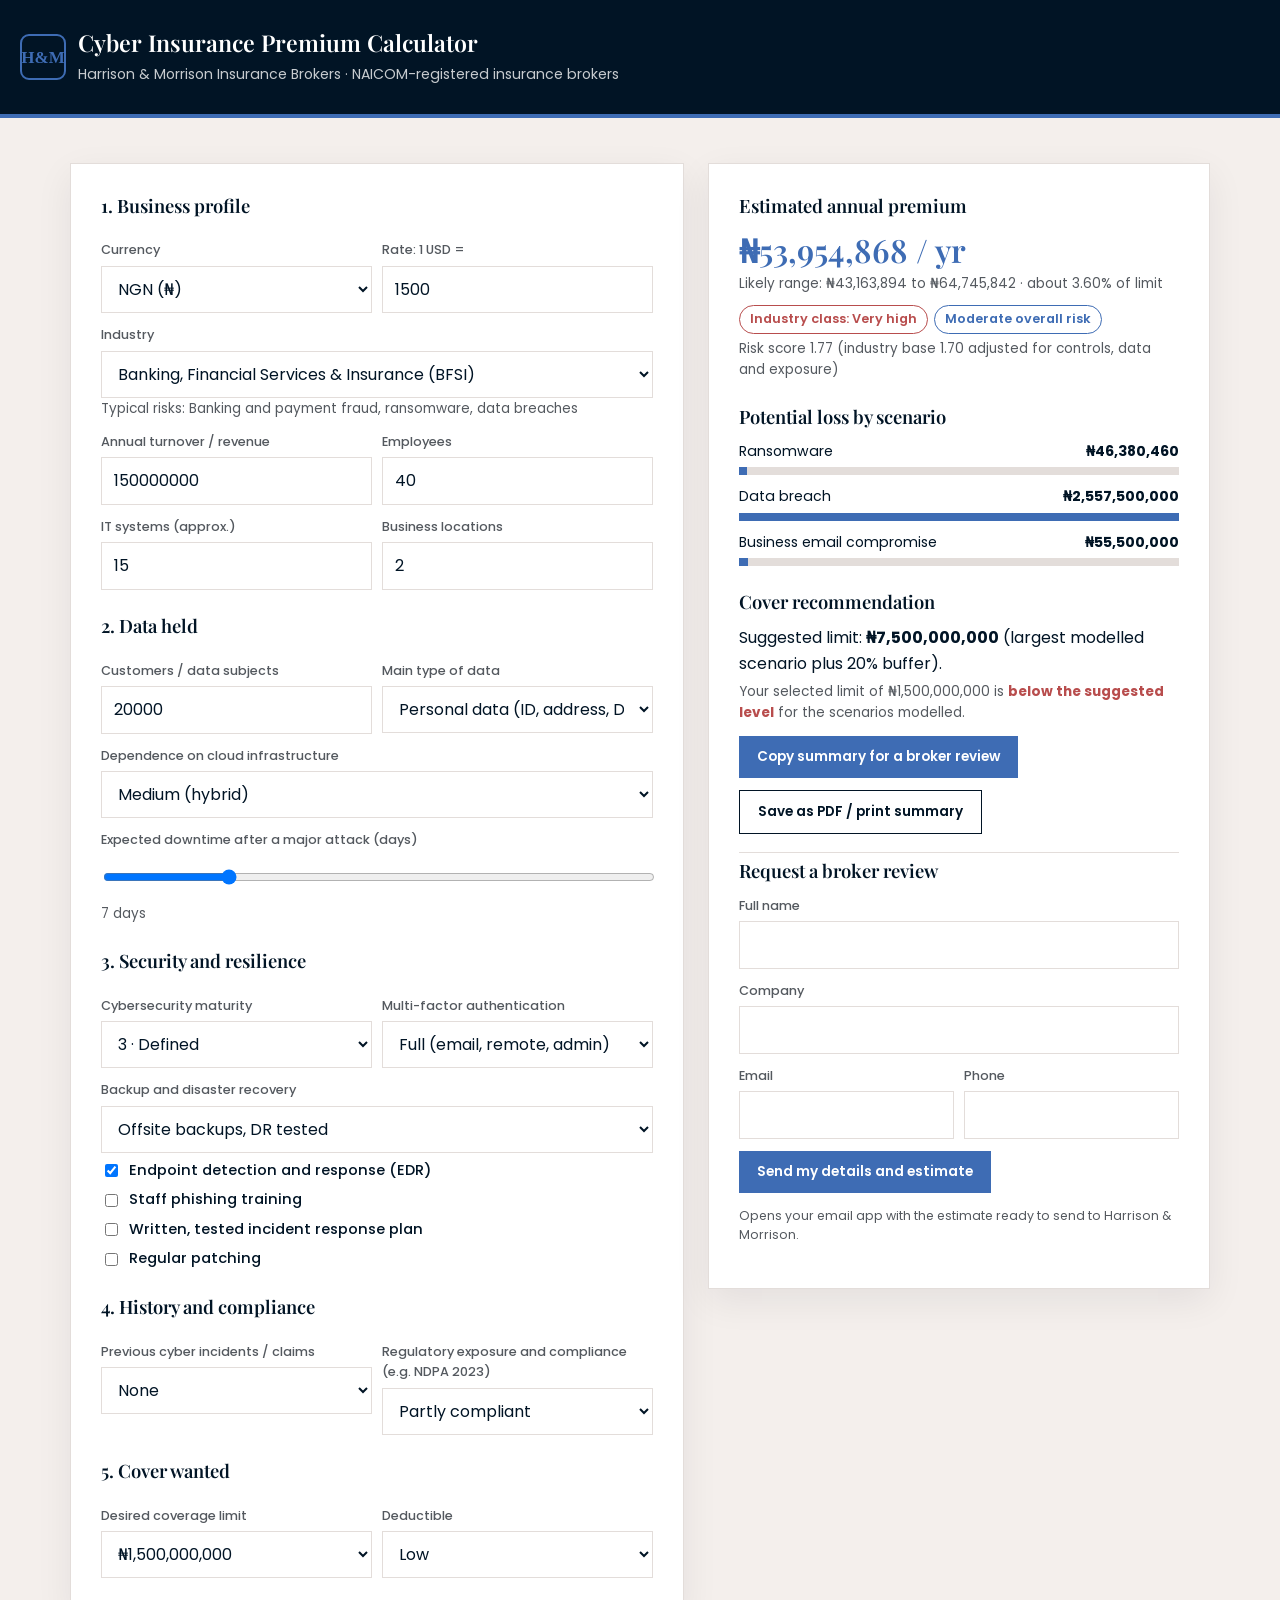
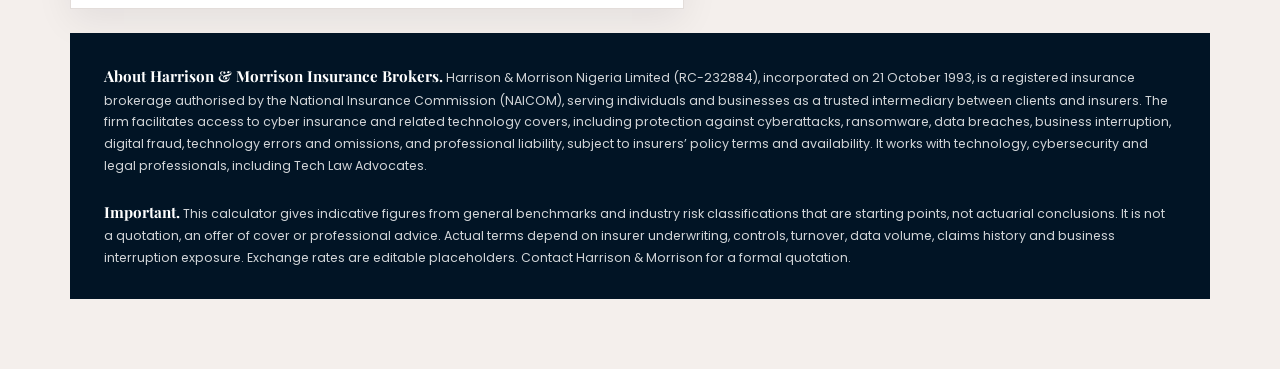
<file: cyber-calculator.html>
<!DOCTYPE html>
<html lang="en"><head><meta charset="utf-8">
<meta name="viewport" content="width=device-width, initial-scale=1, viewport-fit=cover">
<title>Cyber Insurance Premium Calculator | Harrison &amp; Morrison Insurance Brokers</title>
<style>
@import url("https://fonts.googleapis.com/css2?family=Playfair+Display:wght@400;500;600;700&family=Poppins:wght@400;500;600;700&display=swap");
:root{--bg:#f4efec;--card:#fff;--ink:#011425;--mut:#54595f;--line:#e3ddda;--gold:#3E6CB4;--navy:#011425;--ok:#3d8065;--bad:#b84d4d;--bar:#3E6CB4;
box-sizing:border-box;padding-top:env(safe-area-inset-top,0px);padding-bottom:env(safe-area-inset-bottom,0px);color-scheme:light}
*{box-sizing:border-box}html{scroll-padding-top:env(safe-area-inset-top,0px)}
body{margin:0;background:var(--bg);color:var(--ink);font:16px/1.6 "Poppins",Arial,sans-serif}
header{background:var(--navy);color:#fff;padding:28px 20px;border-bottom:4px solid var(--gold)}
header h1{margin:0;font:600 1.45rem/1.25 "Playfair Display",Georgia,serif}header p{margin:6px 0 0;color:rgba(255,255,255,.78);font-size:.88rem}
main{max-width:1180px;margin:0 auto;padding:45px 20px 70px;display:grid;gap:24px;grid-template-columns:1.1fr .9fr;align-items:start}
@media(max-width:780px){main{grid-template-columns:1fr}}
.card{background:var(--card);border:1px solid var(--line);border-radius:0;padding:30px;box-shadow:0 12px 35px rgba(1,20,37,.07)}
.sticky{position:relative;top:auto;align-self:start}
h2{color:var(--navy);font:600 1.15rem/1.35 "Playfair Display",Georgia,serif;margin:24px 0 10px}h2:first-child{margin-top:0}
label{display:block;font-size:.8rem;font-weight:500;color:var(--mut);margin:12px 0 5px}
input,select{width:100%;padding:10px 12px;border:1px solid var(--line);border-radius:0;background:#fff;color:var(--ink);font:inherit;transition:border-color .2s,box-shadow .2s}
input:focus,select:focus{border-color:var(--gold);box-shadow:0 0 0 3px rgba(62,108,180,.12);outline:0}
.row{display:grid;grid-template-columns:1fr 1fr;gap:10px}
.chk{display:flex;gap:8px;align-items:center;margin:6px 0;font-size:.92rem;color:var(--ink)}.chk input{width:auto}
.big{font:600 2rem "Playfair Display",Georgia,serif;color:var(--gold);margin:2px 0;overflow-wrap:anywhere}
.sub{color:var(--mut);font-size:.85rem}
.bar{margin:10px 0}.bar .t{display:flex;justify-content:space-between;gap:8px;font-size:.88rem}
.bar .b{height:8px;background:var(--line);border-radius:0;overflow:hidden;margin-top:5px}.bar .b i{display:block;height:100%;background:var(--bar)}
.pill{display:inline-block;padding:3px 10px;border-radius:99px;font-size:.8rem;font-weight:600;border:1px solid currentColor;margin:0 6px 4px 0}
button{background:var(--gold);color:#fff;border:0;border-radius:0;padding:11px 18px;font:600 .85rem "Poppins",Arial,sans-serif;cursor:pointer;margin-top:12px;transition:background .2s,transform .2s}
button:hover{background:var(--navy);transform:translateY(-1px)}
.full{grid-column:1/-1}.note{font-size:.78rem;color:var(--mut)}
.footer-note{background:var(--navy);border:0;box-shadow:none;color:rgba(255,255,255,.82);line-height:1.75;margin-top:0;padding:30px 34px}
.footer-note b{color:#fff;font-family:"Playfair Display",Georgia,serif;font-size:.95rem}
.logo{display:flex;align-items:center;gap:12px}.logo svg{flex:none}
.lead{margin-top:18px;padding-top:6px;border-top:1px solid var(--line)}
.sec{background:transparent;border:1px solid var(--navy);color:var(--navy)}
.sec:hover{background:var(--navy);color:#fff}
#psum{display:none;white-space:pre-wrap;font-size:.9rem;border:1px solid var(--line);border-radius:8px;padding:10px;margin-top:12px}
@media(max-width:780px){.card{padding:22px}.row{grid-template-columns:1fr}}
@media print{main>section:first-child,.noprint{display:none!important}main{display:block}.sticky{position:static}#psum{display:block}body{background:#fff;color:#000}}
</style></head><body>
<header><div class="logo"><svg width="46" height="46" viewBox="0 0 46 46" aria-label="H&M monogram"><rect x="1" y="1" width="44" height="44" rx="8" fill="none" stroke="#3E6CB4" stroke-width="2"/><text x="23" y="29" text-anchor="middle" font-family="Georgia,serif" font-size="17" font-weight="700" fill="#3E6CB4">H&amp;M</text></svg><div><h1>Cyber Insurance Premium Calculator</h1><p>Harrison &amp; Morrison Insurance Brokers · NAICOM-registered insurance brokers</p></div></div></header>
<main>
<section class="card">
<h2>1. Business profile</h2>
<div class="row"><div><label>Currency</label><select id="cur"></select></div><div><label>Rate: 1 USD =</label><input id="fx" type="number" step="any"></div></div>
<label>Industry</label><select id="ind"></select>
<div class="sub" id="indinfo"></div>
<div class="row"><div><label>Annual turnover / revenue</label><input id="rev" type="number" min="0"></div><div><label>Employees</label><input id="emp" type="number" min="1" value="40"></div></div>
<div class="row"><div><label>IT systems (approx.)</label><input id="sys" type="number" min="1" value="15"></div><div><label>Business locations</label><input id="loc" type="number" min="1" value="2"></div></div>
<h2>2. Data held</h2>
<div class="row"><div><label>Customers / data subjects</label><input id="cus" type="number" min="0" value="20000"></div>
<div><label>Main type of data</label><select id="dt"><option value="0.5|40">Basic contact details</option><option value="1|100" selected>Personal data (ID, address, DOB)</option><option value="1.5|200">Sensitive (health, financial, biometric)</option><option value="1.3|150">Payment card data</option></select></div></div>
<label>Dependence on cloud infrastructure</label><select id="cld"><option value="0">Low (mostly on-premises)</option><option value="0.04" selected>Medium (hybrid)</option><option value="0.08">High (core operations in cloud)</option></select>
<label>Expected downtime after a major attack (days)</label><input id="dwn" type="range" min="1" max="30" value="7"><div class="sub" id="dwnv"></div>
<h2>3. Security and resilience</h2>
<div class="row"><div><label>Cybersecurity maturity</label><select id="mat"><option value="0.10">1 · Basic / ad hoc</option><option value="0.04">2 · Developing</option><option value="0" selected>3 · Defined</option><option value="-0.05">4 · Managed</option><option value="-0.10">5 · Optimised / certified</option></select></div>
<div><label>Multi-factor authentication</label><select id="mfa"><option value="0">None</option><option value="-0.06">Partial (some users or systems)</option><option value="-0.12" selected>Full (email, remote, admin)</option></select></div></div>
<label>Backup and disaster recovery</label><select id="bk"><option value="0.05">None / untested</option><option value="-0.03">Basic backups</option><option value="-0.07" selected>Offsite backups, DR tested</option><option value="-0.10">Immutable backups and tested DR plan</option></select>
<div id="ctl"></div>
<h2>4. History and compliance</h2>
<div class="row"><div><label>Previous cyber incidents / claims</label><select id="clm"><option value="0">None</option><option value="0.08">Incident, no claim</option><option value="0.25">1 claim</option><option value="0.5">2 or more claims</option></select></div>
<div><label>Regulatory exposure and compliance (e.g. NDPA 2023)</label><select id="reg"><option value="0">Compliant, independently audited</option><option value="0.05" selected>Partly compliant</option><option value="0.08">Not yet assessed</option><option value="0.15">Known gaps</option></select></div></div>
<h2>5. Cover wanted</h2>
<div class="row"><div><label>Desired coverage limit</label><select id="lim"></select></div><div><label>Deductible</label><select id="ded"><option value="0">Low</option><option value="0.08">Medium (-8%)</option><option value="0.15">High (-15%)</option></select></div></div>
</section>

<section class="card sticky"><h2>Estimated annual premium</h2>
<div class="big" id="prem">-</div><div class="sub" id="range"></div>
<div style="margin-top:10px"><span class="pill" id="cls"></span><span class="pill" id="risk"></span></div>
<div class="sub" id="score"></div>
<h2>Potential loss by scenario</h2><div id="sc"></div>
<h2>Cover recommendation</h2><div id="rec2"></div>
<button id="copy">Copy summary for a broker review</button>
<button id="pdf" class="sec noprint">Save as PDF / print summary</button>
<p class="note" id="msg"></p>
<div id="psum"></div>
<div class="lead noprint"><h2>Request a broker review</h2>
<label>Full name</label><input id="ln" autocomplete="name">
<label>Company</label><input id="lc" autocomplete="organization">
<div class="row"><div><label>Email</label><input id="le" type="email" autocomplete="email"></div><div><label>Phone</label><input id="lp" type="tel" autocomplete="tel"></div></div>
<button id="send">Send my details and estimate</button>
<p class="note" id="lmsg">Opens your email app with the estimate ready to send to Harrison &amp; Morrison.</p></div>
</section>

<footer class="card full note footer-note"><b>About Harrison &amp; Morrison Insurance Brokers.</b> Harrison &amp; Morrison Nigeria Limited (RC-232884), incorporated on 21 October 1993, is a registered insurance brokerage authorised by the National Insurance Commission (NAICOM), serving individuals and businesses as a trusted intermediary between clients and insurers. The firm facilitates access to cyber insurance and related technology covers, including protection against cyberattacks, ransomware, data breaches, business interruption, digital fraud, technology errors and omissions, and professional liability, subject to insurers&rsquo; policy terms and availability. It works with technology, cybersecurity and legal professionals, including Tech Law Advocates.<br><br>
<b>Important.</b> This calculator gives indicative figures from general benchmarks and industry risk classifications that are starting points, not actuarial conclusions. It is not a quotation, an offer of cover or professional advice. Actual terms depend on insurer underwriting, controls, turnover, data volume, claims history and business interruption exposure. Exchange rates are editable placeholders. Contact Harrison &amp; Morrison for a formal quotation.</footer>
</main>
<script>
const $=id=>document.getElementById(id);
const IND=[["Banking, Financial Services & Insurance (BFSI)",1.7,0],["Telecommunications & Digital Communications",1.6,0],["Healthcare & Pharmaceuticals",1.65,0],["Energy, Oil & Gas & Utilities",1.55,0],
["Information Technology & Software Development",1.35,1],["Government & Public Administration",1.3,1],["E-commerce & Retail",1.35,1],["Transportation, Logistics & Aviation",1.25,1],["Manufacturing & Industrial Production",1.25,1],
["Professional & Business Services",1.0,2],["Education & Research Institutions",1.0,2],["Media, Entertainment & Digital Content",1.0,2],["Hospitality, Tourism & Travel",1.05,2],["Real Estate & Construction",0.95,2],
["Agriculture & Agribusiness",0.9,3]];
const CLS=[["Very high","var(--bad)"],["High","var(--gold)"],["Moderate","var(--ok)"],["Variable","var(--mut)"]];
const RISKS=["Banking and payment fraud, ransomware, data breaches","Network attacks, service disruption, SIM-swap fraud, customer data breaches","Patient data theft, ransomware, medical system disruption","Operational technology and industrial control compromise, infrastructure disruption","Source-code theft, cloud breaches, supply-chain attacks","Critical infrastructure attacks, identity theft, public-service disruption","Payment fraud, customer data theft, website attacks","Fleet disruption, booking system compromise, passenger and cargo data breaches","Factory shutdown, IP theft, supply-chain attacks","Client confidentiality breaches, legal data theft, professional liability","Student data breaches, ransomware, research data theft","Account takeover, piracy, IP theft, platform disruption","Reservation system attacks, card fraud, guest data breaches","Business email compromise, transaction fraud, client data exposure","Smart-farming attacks, supply-chain disruption, operational data compromise"];
const CUR=[["NGN","₦",1500],["USD","$",1],["GBP","£",0.79],["ZAR","R",18.5],["KES","KSh",129],["GHS","GH₵",12]];
const CTL=[["Endpoint detection and response (EDR)",.06],["Staff phishing training",.04],["Written, tested incident response plan",.04],["Regular patching",.03]];
const LIMS=[250e3,500e3,1e6,2e6,5e6,10e6];
$("ind").innerHTML=IND.map((x,i)=>`<option value="${i}">${x[0]}</option>`).join("");
$("cur").innerHTML=CUR.map((c,i)=>`<option value="${i}">${c[0]} (${c[1]})</option>`).join("");
$("ctl").innerHTML=CTL.map((c,i)=>`<label class="chk"><input type="checkbox" class="c" data-w="${c[1]}" ${i==0?"checked":""}> ${c[0]}</label>`).join("");
let sym="₦",fx=1500;
const fmt=u=>sym+Math.round(u*fx).toLocaleString("en-US");
function fillLimits(){const k=$("lim").value||"2";$("lim").innerHTML=LIMS.map((l,i)=>`<option value="${i}">${fmt(l)}</option>`).join("");$("lim").value=k}
function calc(){
const rev=Math.max(0,+$("rev").value)/fx,cus=Math.max(0,+$("cus").value),dwn=+$("dwn").value;
$("dwnv").textContent=dwn+" days";
const I=IND[+$("ind").value],[sw,pc]=$("dt").value.split("|").map(Number);
$("indinfo").textContent="Typical risks: "+RISKS[+$("ind").value];
let cr=0;document.querySelectorAll(".c").forEach(c=>{if(c.checked)cr+=+c.dataset.w});
const credits=-(+$("mfa").value)-Math.min(0,+$("bk").value)-Math.min(0,+$("mat").value)+cr;
const debits=Math.max(0,+$("bk").value)+Math.max(0,+$("mat").value)+(+$("cld").value)+(+$("clm").value)+(+$("reg").value);
const ctl=Math.max(.55,1-Math.min(credits,.45)+debits);
const size=Math.min(1.6,Math.max(.7,.8+.3*Math.log10(Math.max(rev,1e5)/1e6+1)));
const recF=1+Math.min(cus/100000,1)*.3*sw;
const sysF=1+Math.min((+$("sys").value)/100+(Math.max(1,+$("loc").value)-1)*.02,.2);
const ded=1-(+$("ded").value),lim=LIMS[+$("lim").value];
const score=I[1]*recF*sysF*ctl;
const rol=.025*I[1]*size*recF*sysF*ctl*ded;
const prem=Math.max(lim*rol,500);
$("prem").textContent=fmt(prem)+" / yr";
$("range").textContent="Likely range: "+fmt(prem*.8)+" to "+fmt(prem*1.2)+" · about "+(rol*100).toFixed(2)+"% of limit";
$("cls").textContent="Industry class: "+CLS[I[2]][0];$("cls").style.color=CLS[I[2]][1];
const lvl=score<1.0?["Lower overall risk","var(--ok)"]:score<1.8?["Moderate overall risk","var(--gold)"]:["Elevated overall risk","var(--bad)"];
$("risk").textContent=lvl[0];$("risk").style.color=lvl[1];
$("score").textContent="Risk score "+score.toFixed(2)+" (industry base "+I[1].toFixed(2)+" adjusted for controls, data and exposure)";
const cf=Math.max(.55,Math.min(1.3,ctl));
const S=[["Ransomware",(dwn*(rev/365)*.7+30000+.006*rev)*(.8+.2*cf)],["Data breach",(cus*pc*cf+25000)],["Business email compromise",Math.min(125000,.02*rev+20000)+15000]];
const mx=Math.max(...S.map(s=>s[1]));
$("sc").innerHTML=S.map(s=>`<div class="bar"><div class="t"><span>${s[0]}</span><b>${fmt(s[1])}</b></div><div class="b"><i style="width:${s[1]/mx*100}%"></i></div></div>`).join("");
const need=mx*1.2;let ri=LIMS.findIndex(l=>l>=need);if(ri<0)ri=LIMS.length-1;
const ok=lim>=need;
$("rec2").innerHTML=`<p style="margin:0">Suggested limit: <b>${fmt(LIMS[ri])}</b> (largest modelled scenario plus 20% buffer).</p><p class="sub" style="margin:4px 0 0">Your selected limit of ${fmt(lim)} is <b style="color:${ok?"var(--ok)":"var(--bad)"}">${ok?"adequate":"below the suggested level"}</b> for the scenarios modelled.</p>`;
window._sum=`Cyber insurance estimate (Harrison & Morrison)\nIndustry: ${I[0]} (${CLS[I[2]][0]})\nTurnover: ${fmt(rev)} | Employees: ${$("emp").value} | Data subjects: ${cus}\nLimit: ${fmt(lim)} | Premium: ${fmt(prem*.8)} to ${fmt(prem*1.2)} per year\nSuggested limit: ${fmt(LIMS[ri])} | ${lvl[0]}`;
}
function setCur(){const c=CUR[+$("cur").value];sym=c[1];$("fx").value=c[2];fx=c[2]}
$("cur").onchange=()=>{const old=fx;setCur();$("rev").value=Math.round($("rev").value/old*fx);fillLimits();calc()};
$("fx").oninput=()=>{fx=+$("fx").value||1;fillLimits();calc()};
document.querySelectorAll("input,select").forEach(e=>{if(e.id!=="cur"&&e.id!=="fx")e.addEventListener("input",calc)});
$("copy").onclick=async()=>{try{await navigator.clipboard.writeText(window._sum);$("msg").textContent="Summary copied. Send it to your broker."}catch(e){$("msg").textContent="Copy failed. Select the figures above and copy them manually."}};
const BROKER_EMAIL=""; // set to the brokerage inbox, e.g. quotes@yourdomain.com
const _calc=calc;calc=function(){_calc();$("psum").textContent=window._sum};
$("pdf").onclick=()=>{$("psum").textContent=window._sum;try{window.print()}catch(e){$("msg").textContent="Printing is blocked here. Copy the summary instead."}};
$("send").onclick=()=>{const n=$("ln").value.trim(),e=$("le").value.trim();
if(!n||!/^\S+@\S+\.\S+$/.test(e)){$("lmsg").textContent="Please enter your name and a valid email address.";return}
const body=`Name: ${n}\nCompany: ${$("lc").value}\nEmail: ${e}\nPhone: ${$("lp").value}\n\n${window._sum}`;
if(!BROKER_EMAIL){navigator.clipboard&&navigator.clipboard.writeText(body).catch(()=>{});$("lmsg").textContent="Details copied. Please send them to your Harrison & Morrison broker.";return}
window.location.href="mailto:"+BROKER_EMAIL+"?subject="+encodeURIComponent("Cyber insurance review request: "+n)+"&body="+encodeURIComponent(body)};
setCur();$("rev").value=150000000;fillLimits();$("lim").value="2";calc();
</script></body></html>
</file>
